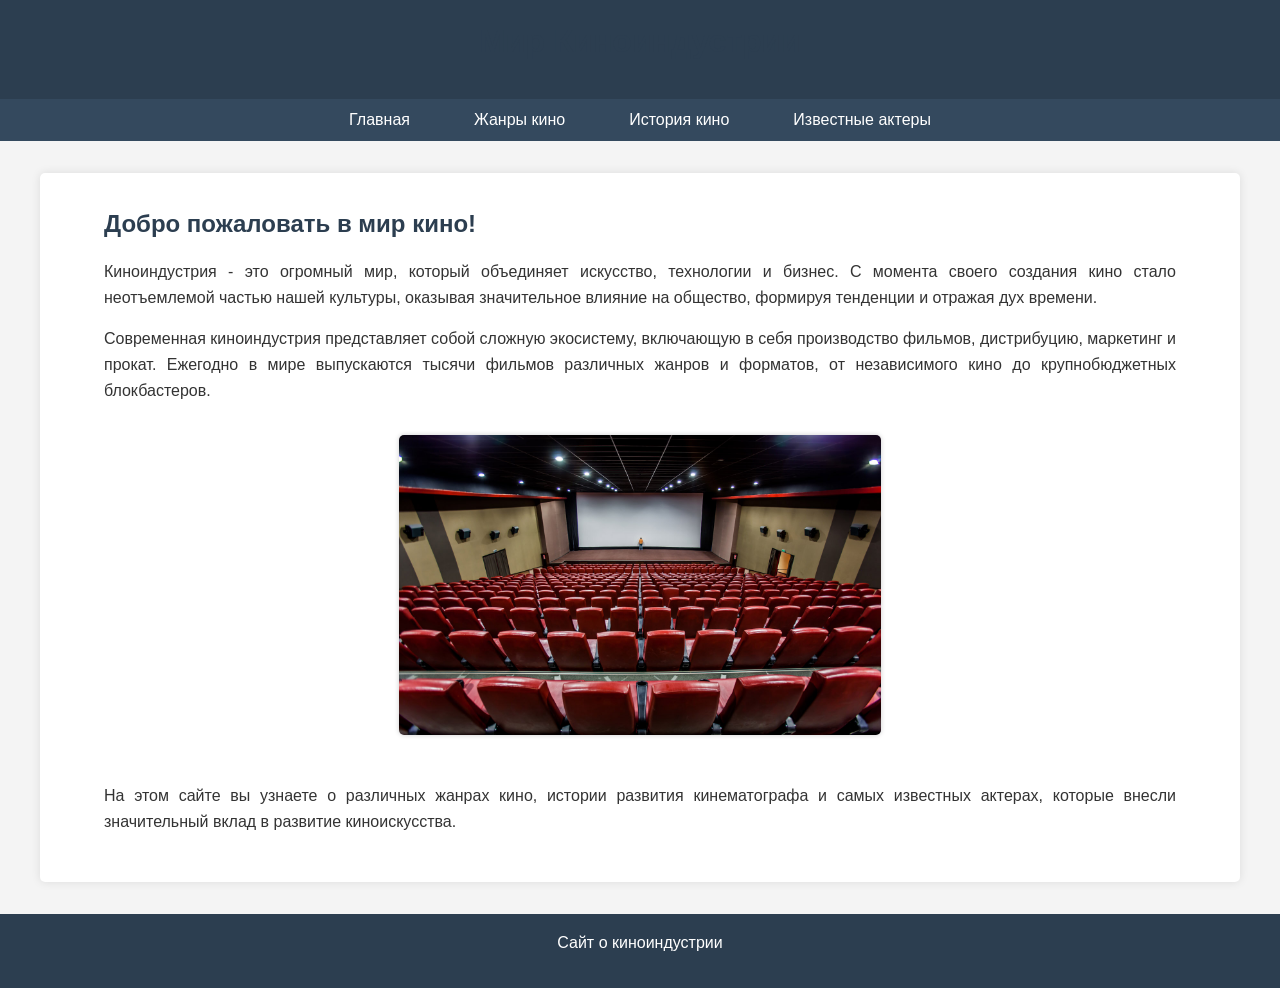
<file: index.html>
<!DOCTYPE html>
<head>
    <meta charset="UTF-8">
    <title>Киноиндустрия - Главная</title>
    <link rel="stylesheet" href="style.css">
</head>
<body>
    <header>
        <h1>Мир Киноиндустрии</h1>
    </header>

    <nav>
        <ul>
            <li><a href="index.html">Главная</a></li>
            <li><a href="genres.html">Жанры кино</a></li>
            <li><a href="history.html">История кино</a></li>
            <li><a href="actors.html">Известные актеры</a></li>
        </ul>
    </nav>

    <main>
        <section>
            <h2>Добро пожаловать в мир кино!</h2>
            <p>Киноиндустрия - это огромный мир, который объединяет искусство, технологии и бизнес.
               С момента своего создания кино стало неотъемлемой частью нашей культуры, оказывая
               значительное влияние на общество, формируя тенденции и отражая дух времени.
            </p>

            <p>Современная киноиндустрия представляет собой сложную экосистему, включающую в себя
               производство фильмов, дистрибуцию, маркетинг и прокат. Ежегодно в мире выпускаются
               тысячи фильмов различных жанров и форматов, от независимого кино до крупнобюджетных
               блокбастеров.
            </p>

            <div class="image-gallery">
                <img src="./photo/160623ec4b5c5abddc86dcc095919285.jpg" alt="Современный кинотеатр" width="500">
            </div>

            <p>На этом сайте вы узнаете о различных жанрах кино, истории развития кинематографа
               и самых известных актерах, которые внесли значительный вклад в развитие киноискусства.</p>
        </section>
    </main>

    <footer>
        <p>Сайт о киноиндустрии</p>
    </footer>
</body>
</html>
</file>
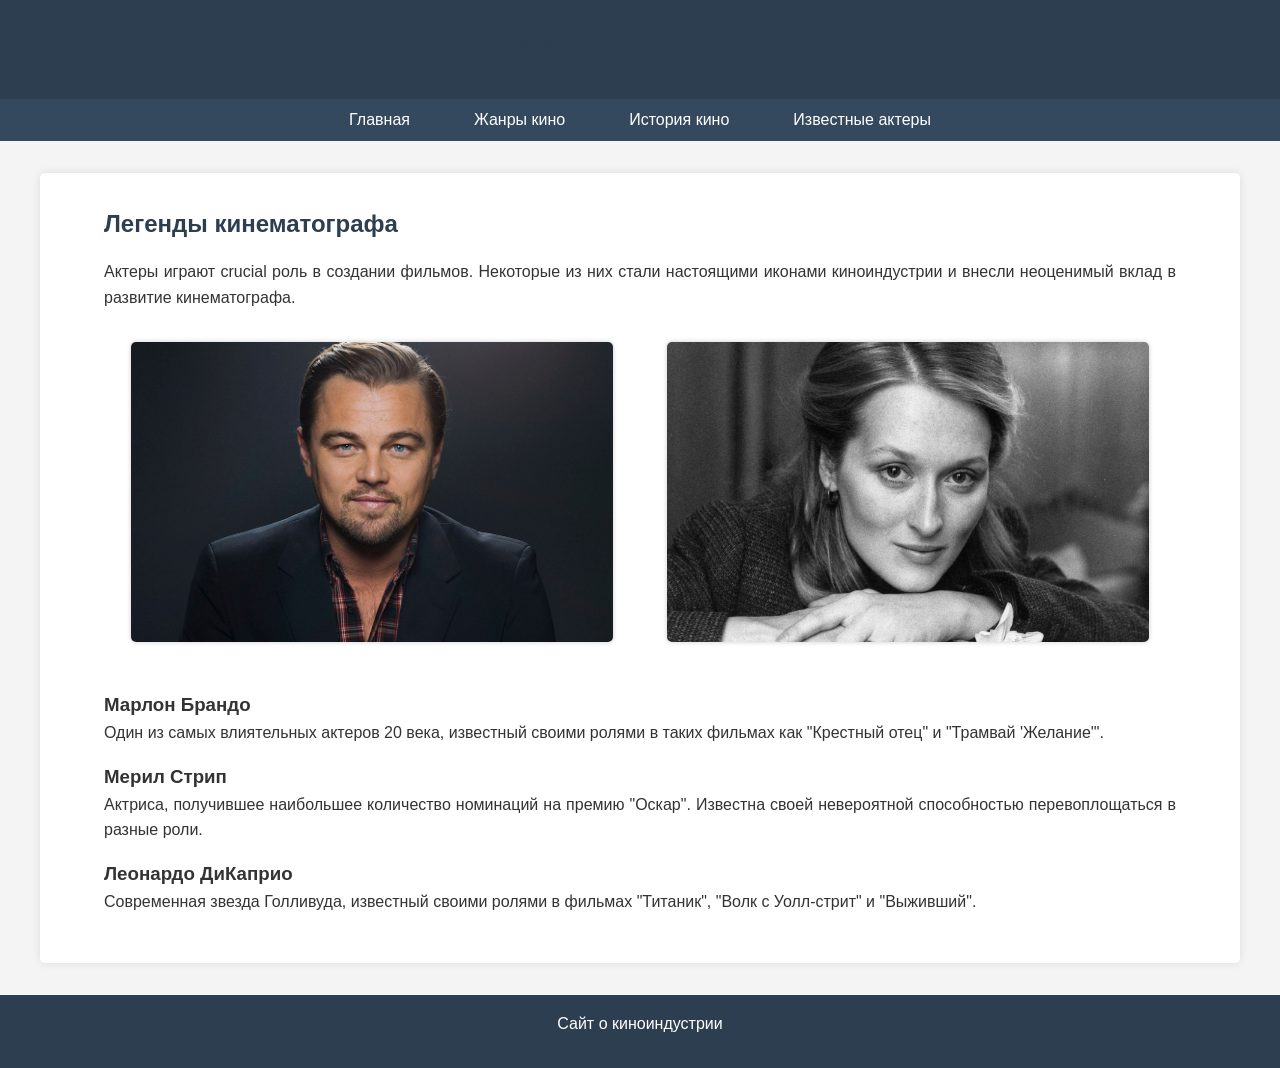
<file: actors.html>
<!DOCTYPE html>
<head>
    <meta charset="UTF-8">
    <title>Известные актеры</title>
    <link rel="stylesheet" href="style.css">
</head>
<body>
    <header>
        <h1>Известные актеры</h1>
    </header>

    <nav>
        <ul>
            <li><a href="index.html">Главная</a></li>
            <li><a href="genres.html">Жанры кино</a></li>
            <li><a href="history.html">История кино</a></li>
            <li><a href="actors.html">Известные актеры</a></li>
        </ul>
    </nav>

    <main>
        <section>
            <h2>Легенды кинематографа</h2>
            <p>Актеры играют crucial роль в создании фильмов. Некоторые из них стали
               настоящими иконами киноиндустрии и внесли неоценимый вклад в развитие
               кинематографа.</p>

            <div class="image-gallery">
                <img src="./photo/20170609190639b016f4c15a.jpg" alt="Леонардо ДиКаприо" width="400">
                <img src="./photo/dda960a6d16f1bfb9d9f2cbf3c7412c6.jpg" alt="Мерил Стрип" width="400">
            </div>

            <h3>Марлон Брандо</h3>
            <p>Один из самых влиятельных актеров 20 века, известный своими ролями в
               таких фильмах как "Крестный отец" и "Трамвай 'Желание'".</p>

            <h3>Мерил Стрип</h3>
            <p>Актриса, получившее наибольшее количество номинаций на премию "Оскар".
               Известна своей невероятной способностью перевоплощаться в разные роли.</p>

            <h3>Леонардо ДиКаприо</h3>
            <p>Современная звезда Голливуда, известный своими ролями в фильмах
               "Титаник", "Волк с Уолл-стрит" и "Выживший".</p>
        </section>
    </main>

    <footer>
        <p>Сайт о киноиндустрии</p>
    </footer>
</body>
</html>
</file>
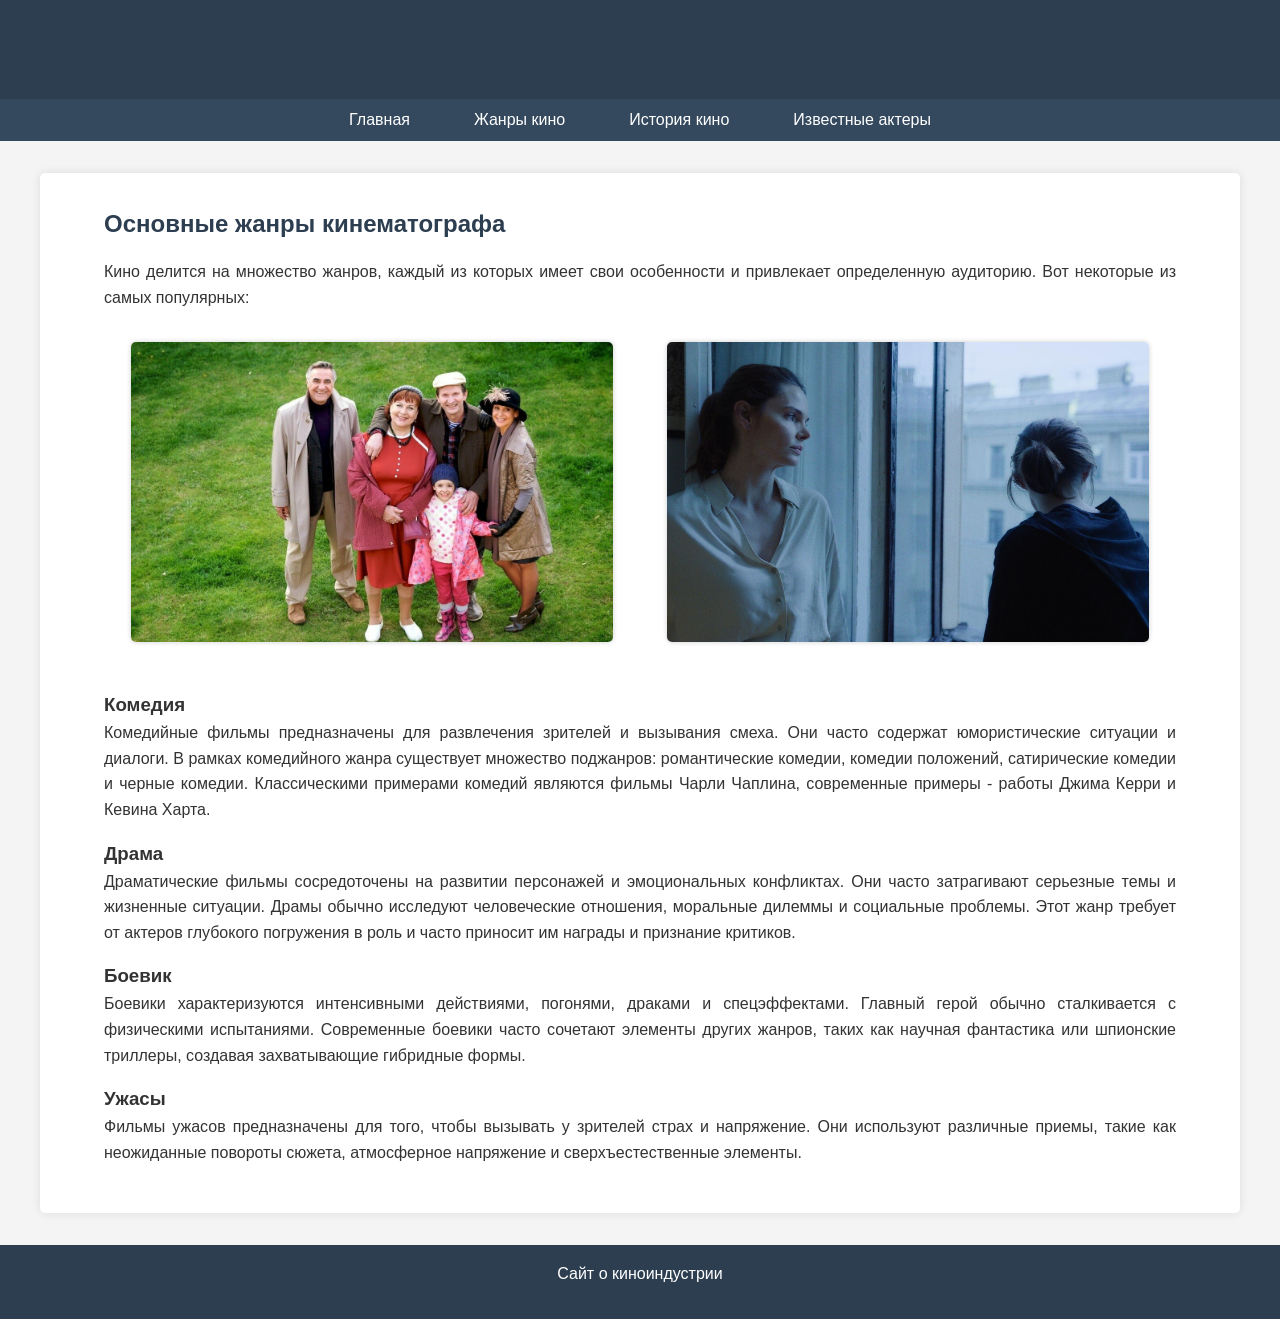
<file: genres.html>
<!DOCTYPE html>
<head>
    <meta charset="UTF-8">
    <title>Жанры кино</title>
    <link rel="stylesheet" href="style.css">
</head>
<body>
    <header>
        <h1>Жанры кино</h1>
    </header>

    <nav>
        <ul>
            <li><a href="index.html">Главная</a></li>
            <li><a href="genres.html">Жанры кино</a></li>
            <li><a href="history.html">История кино</a></li>
            <li><a href="actors.html">Известные актеры</a></li>
        </ul>
    </nav>

    <main>
        <section>
            <h2>Основные жанры кинематографа</h2>
            <p>Кино делится на множество жанров, каждый из которых имеет свои особенности
               и привлекает определенную аудиторию. Вот некоторые из самых популярных:</p>

            <div class="image-gallery">
                <img src="./photo/svaty-2.jpg" alt="Комедийный фильм" width="400">
                <img src="./photo/110-rezh.-ilya-miheev-.jpg" alt="Драматический фильм" width="400">
            </div>

            <h3>Комедия</h3>
            <p>Комедийные фильмы предназначены для развлечения зрителей и вызывания смеха.
               Они часто содержат юмористические ситуации и диалоги. В рамках комедийного
               жанра существует множество поджанров: романтические комедии, комедии положений,
               сатирические комедии и черные комедии. Классическими примерами комедий являются
               фильмы Чарли Чаплина, современные примеры - работы Джима Керри и Кевина Харта.
            </p>

            <h3>Драма</h3>
            <p>Драматические фильмы сосредоточены на развитии персонажей и эмоциональных
               конфликтах. Они часто затрагивают серьезные темы и жизненные ситуации.
               Драмы обычно исследуют человеческие отношения, моральные дилеммы и социальные
               проблемы. Этот жанр требует от актеров глубокого погружения в роль и часто
               приносит им награды и признание критиков.</p>

            <h3>Боевик</h3>
            <p>Боевики характеризуются интенсивными действиями, погонями, драками и
               спецэффектами. Главный герой обычно сталкивается с физическими испытаниями. Современные боевики часто сочетают
               элементы других жанров, таких как научная фантастика или шпионские триллеры,
               создавая захватывающие гибридные формы.
            </p>

            <h3>Ужасы</h3>
            <p>Фильмы ужасов предназначены для того, чтобы вызывать у зрителей страх
               и напряжение. Они используют различные приемы, такие как неожиданные
               повороты сюжета, атмосферное напряжение и сверхъестественные элементы.
            </p>
        </section>
    </main>

    <footer>
        <p>Сайт о киноиндустрии</p>
    </footer>
</body>
</html>
</file>
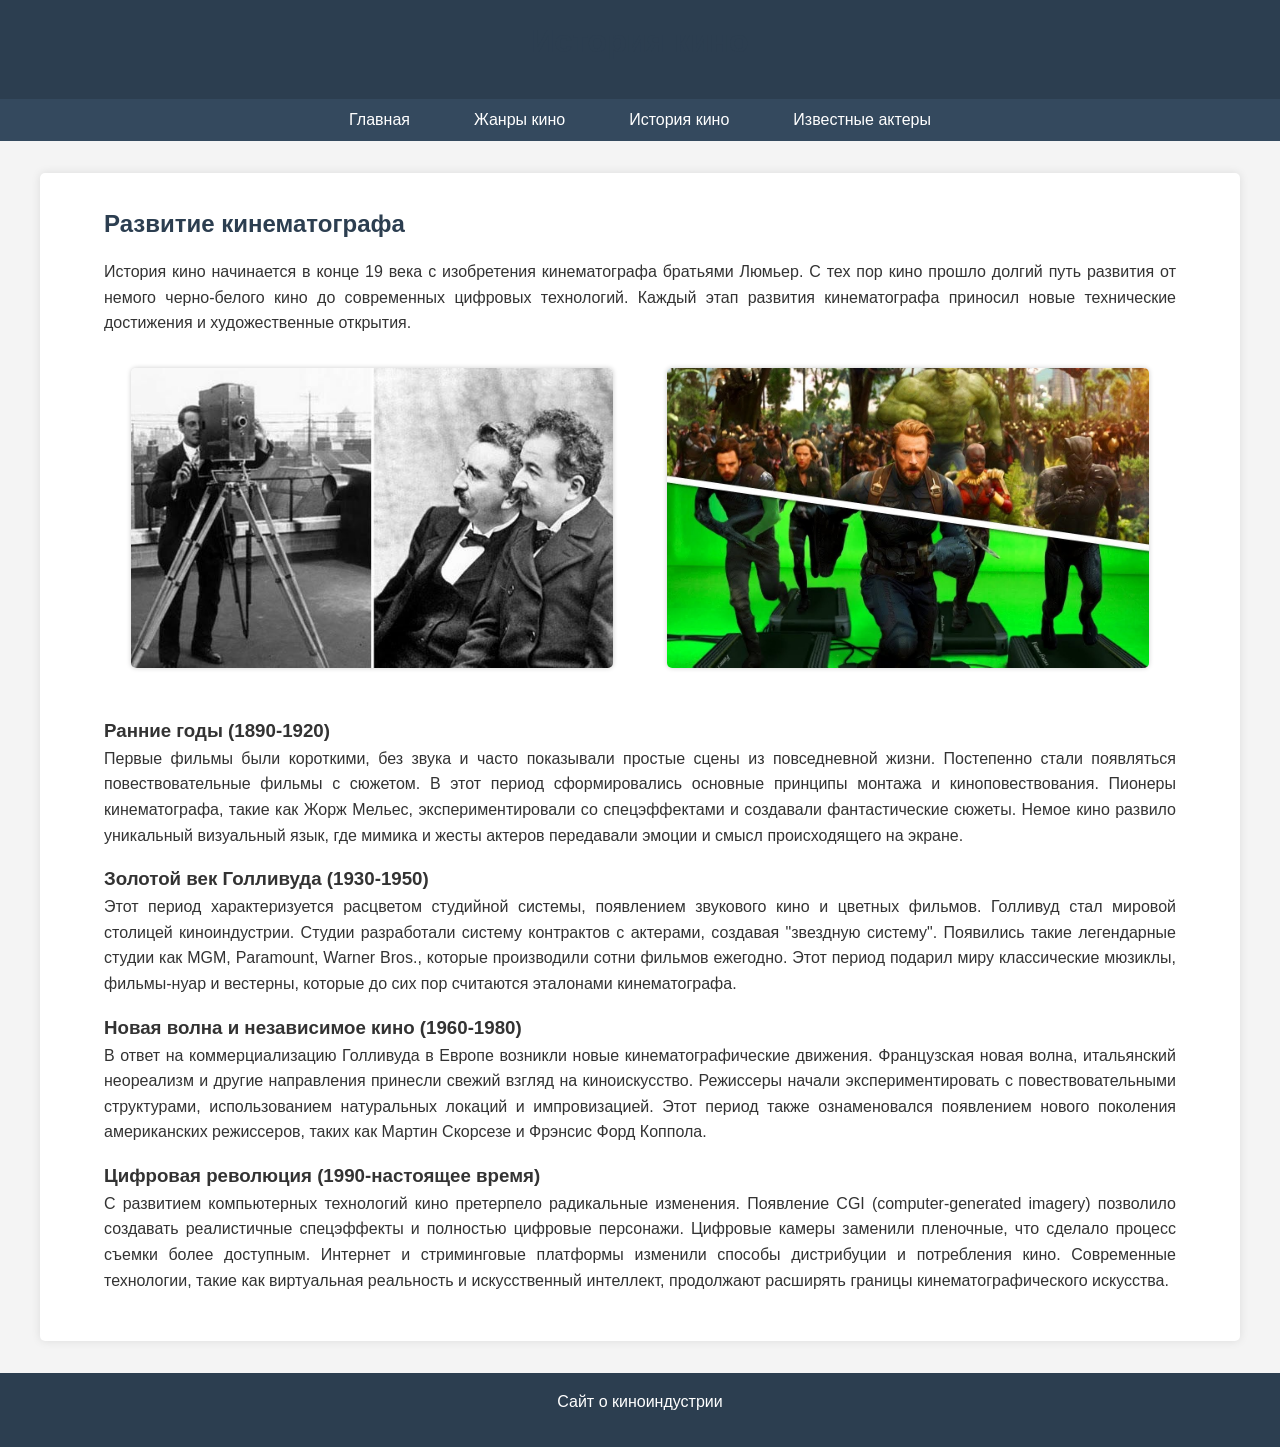
<file: history.html>
<!DOCTYPE html>
<head>
    <meta charset="UTF-8">
    <title>История кино</title>
    <link rel="stylesheet" href="style.css">
</head>
<body>
    <header>
        <h1>История кино</h1>
    </header>

    <nav>
        <ul>
            <li><a href="index.html">Главная</a></li>
            <li><a href="genres.html">Жанры кино</a></li>
            <li><a href="history.html">История кино</a></li>
            <li><a href="actors.html">Известные актеры</a></li>
        </ul>
    </nav>

    <main>
        <section>
            <h2>Развитие кинематографа</h2>
            <p>История кино начинается в конце 19 века с изобретения кинематографа братьями Люмьер.
               С тех пор кино прошло долгий путь развития от немого черно-белого кино до современных
               цифровых технологий. Каждый этап развития кинематографа приносил новые технические
               достижения и художественные открытия.
            </p>

            <div class="image-gallery">
                <img src="./photo/bafdb3a52589eaa2902ca676c67a64e6.jpeg" alt="Старое кино" width="400">
                <img src="./photo/maxresdefault.jpg" alt="Современное кино" width="400">
            </div>

            <h3>Ранние годы (1890-1920)</h3>
            <p>Первые фильмы были короткими, без звука и часто показывали простые сцены
               из повседневной жизни. Постепенно стали появляться повествовательные фильмы с сюжетом. В этот период сформировались основные принципы монтажа и киноповествования.
               Пионеры кинематографа, такие как Жорж Мельес, экспериментировали со спецэффектами
               и создавали фантастические сюжеты. Немое кино развило уникальный визуальный язык,
               где мимика и жесты актеров передавали эмоции и смысл происходящего на экране.
            </p>

            <h3>Золотой век Голливуда (1930-1950)</h3>
            <p>Этот период характеризуется расцветом студийной системы, появлением звукового
               кино и цветных фильмов. Голливуд стал мировой столицей киноиндустрии. Студии
               разработали систему контрактов с актерами, создавая "звездную систему".
               Появились такие легендарные студии как MGM, Paramount, Warner Bros., которые
               производили сотни фильмов ежегодно. Этот период подарил миру классические
               мюзиклы, фильмы-нуар и вестерны, которые до сих пор считаются эталонами кинематографа.
            </p>

            <h3>Новая волна и независимое кино (1960-1980)</h3>
            <p>В ответ на коммерциализацию Голливуда в Европе возникли новые кинематографические
               движения. Французская новая волна, итальянский неореализм и другие направления
               принесли свежий взгляд на киноискусство. Режиссеры начали экспериментировать
               с повествовательными структурами, использованием натуральных локаций и
               импровизацией. Этот период также ознаменовался появлением нового поколения
               американских режиссеров, таких как Мартин Скорсезе и Фрэнсис Форд Коппола.
            </p>

            <h3>Цифровая революция (1990-настоящее время)</h3>
            <p>С развитием компьютерных технологий кино претерпело радикальные изменения.
               Появление CGI (computer-generated imagery) позволило создавать реалистичные
               спецэффекты и полностью цифровые персонажи. Цифровые камеры заменили пленочные,
               что сделало процесс съемки более доступным. Интернет и стриминговые платформы
               изменили способы дистрибуции и потребления кино. Современные технологии,
               такие как виртуальная реальность и искусственный интеллект, продолжают
               расширять границы кинематографического искусства.
            </p>
        </section>
    </main>

    <footer>
        <p>Сайт о киноиндустрии</p>
    </footer>
</body>
</html>
</file>
<file: style.css>
* {
    margin: 0;
    padding: 0;
    box-sizing: border-box;
}

body {
    font-family: Arial, sans-serif;
    line-height: 1.6;
    background-color: #f4f4f4;
    color: #333;
    display: flex;
    flex-direction: column;
    min-height: 100vh;
}

header {
    background-color: #2c3e50;
    color: white;
    padding: 1rem 0;
    text-align: center;
}

nav ul {
    list-style: none;
    display: flex;
    justify-content: center;
    background-color: #34495e;
    padding: 0.5rem;
}

nav ul li {
    margin: 0 1rem;
}

nav ul li a {
    color: white;
    text-decoration: none;
    padding: 0.5rem 1rem;
    border-radius: 3px;
    transition: background-color 0.3s;
}

nav ul li a:hover {
    background-color: #3498db;
}

main {
    max-width: 1200px;
    margin: 2rem auto;
    padding: 0 2rem;
    background-color: white;
    border-radius: 5px;
    box-shadow: 0 0 10px rgba(0,0,0,0.1);
    flex-grow: 1;
}

section {
    padding: 2rem;
}

h1, h2 {
    color: #2c3e50;
    margin-bottom: 1rem;
}

p {
    margin-bottom: 1rem;
    text-align: justify;
}

.image-gallery {
    display: flex;
    justify-content: space-around;
    flex-wrap: wrap;
    margin: 2rem 0;
}

.image-gallery img {
    width: 45%;
    height: 300px;
    object-fit: cover;
    border-radius: 5px;
    margin-bottom: 1rem;
    box-shadow: 0 0 5px rgba(0,0,0,0.2);
}

footer {
    background-color: #2c3e50;
    color: white;
    text-align: center;
    padding: 1rem 0;
    margin-top: 2rem;
    width: 100%;
    display: flex;
    justify-content: center;
    align-items: center;
    margin-top: auto;
}
</file>
